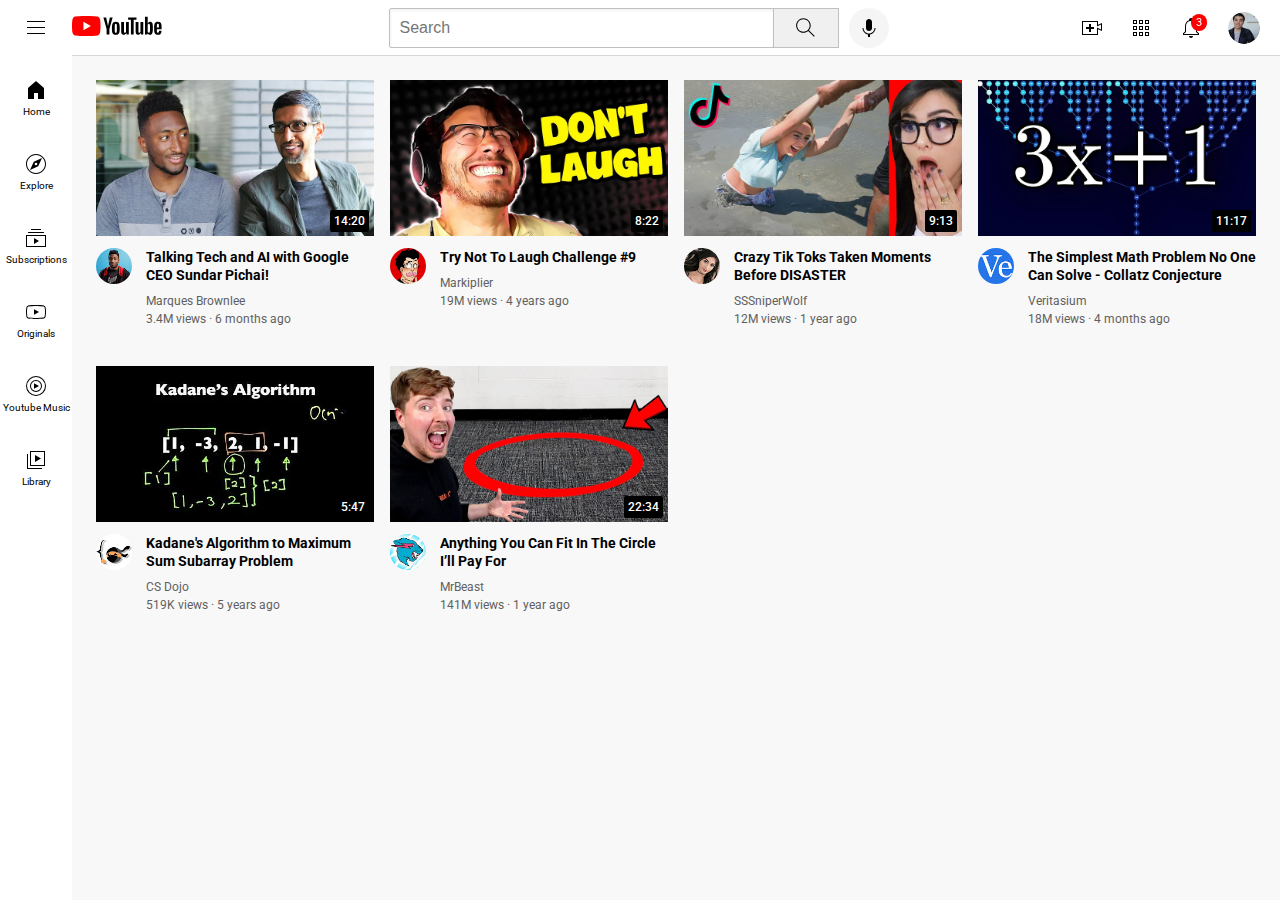
<file: index.html>
<!DOCTYPE html>

<html lang="en">

<head>
  <meta charset="UTF-8">
  <meta name="viewport" content="width=device-width, initial-scale=1.0">

  <title>Youtube</title>

  <link rel="preconnect" href="https://fonts.googleapis.com">
  <link rel="preconnect" href="https://fonts.gstatic.com" crossorigin>
  <link href="https://fonts.googleapis.com/css2?family=Roboto:wght@400;500;700&display=swap" rel="stylesheet">


  <link rel="stylesheet" href="styles/general.css">
  <link rel="stylesheet" href="styles/header.css">
  <link rel="stylesheet" href="styles/video.css">
  <link rel="stylesheet" href="styles/sidebar.css">
</head>

<body>

  <header class="header">

    <div class="left-section">
      <img class="hamburger-menu" src="icons/hamburger-manu.svg" alt="menu">
      <a href="https://www.youtube.com"><img class="youtube-logo" src="icons/youtube-logo.svg" alt="youtube-logo"></a>
    </div>

    
    <div class="middle-section">
      <input class="search-bar" type="text" placeholder="Search">
      <button class="search-button">
        <img class="search-icon" src="icons/search.svg" alt="search">
        <div class="tooltip">Search</div>
      </button>
      <button class="voice-search-button">
        <img class="voice-search-icon" src="icons/voice-search-icon.svg" alt="voice-search-icon">
        <div class="tooltip">Search with your voice</div>
      </button>
    </div>


    <div class="right-section">
      <div class="upload-icon-container">
        <img class="upload-icon" src="icons/upload.svg" alt="upload">
        <div class="tooltip">Create</div>
      </div>

      <div class="youtube-apps-container">
        <img class="youtube-apps-icon" src="icons/youtube-apps.svg" alt="youtube-apps">
        <div class="tooltip">Apps</div>
      </div>

      <div class="notifications-icon-container">
        <img class="notifications-icon" src="icons/notifications.svg" alt="notifications">
        <div class="notifications-count">
          3
        </div>
        <div class="tooltip">notifications</div>
      </div>

      <div class="current-user-picture-container">
        <img class="current-user-picture" src="channel-pictures/my-channel.jpeg" alt="my-channel">
        <div class="tooltip">Profile</div>
      </div>
    </div>

  </header>

  <nav class="sidebar">
    <div class="sidebar-link">
      <img src="icons/home.svg" alt="home">
      <div>Home</div>
    </div>
    <div class="sidebar-link">
      <img src="icons/explore.svg" alt="explore">
      <div>Explore</div>
    </div>
    <div class="sidebar-link">
      <img src="icons/subscriptions.svg" alt="subscriptions">
      <div>Subscriptions</div>
    </div>
    <div class="sidebar-link">
      <img src="icons/originals.svg" alt="originals">
      <div>Originals</div>
    </div>
    <div class="sidebar-link">
      <img src="icons/youtube-music.svg" alt="youtube-music">
      <div>Youtube Music</div>
    </div>
    <div class="sidebar-link">
      <img src="icons/library.svg" alt="library">
      <div>Library</div>
    </div>
  </nav>

  <main>
    <section class="video-grid">
      <div class="video-preview">
        <div class="thumbnail-row">
          <a href="https://www.youtube.com/watch?v=n2RNcPRtAiY"><img class="thumbnail"
              src="thumbnails/thumbnail-1.webp"></a>
          <div class="video-time">14:20</div>
        </div>
        <div class="video-info-grid">
          <div class="channel-picture">
            <a href="https://www.youtube.com/user/marquesbrownlee"><img class="profile-picture"
                src="channel-pictures/channel-1.jpeg"></a>
          </div>
          <div class="video-info">
            <p class="video-title">
              Talking Tech and AI with Google CEO Sundar Pichai!
            </p>
            <a href="https://www.youtube.com/user/marquesbrownlee">
              <p class="video-author">
                Marques Brownlee
              </p>
            </a>

            <p class="video-stats">
              3.4M views &#183; 6 months ago
            </p>
          </div>
        </div>
      </div>

      <div class="video-preview">
        <div class="thumbnail-row">
          <a href="https://www.youtube.com/watch?v=mP0RAo9SKZk"><img class="thumbnail"
              src="thumbnails/thumbnail-2.webp"></a>
          <div class="video-time">8:22</div>
        </div>
        <div class="video-info-grid">
          <div class="channel-picture">
            <a href="https://www.youtube.com/@markiplier"><img class="profile-picture"
                src="channel-pictures/channel-2.jpeg"></a>
          </div>
          <div class="video-info">
            <p class="video-title">
              Try Not To Laugh Challenge #9
            </p>
            <a href="https://www.youtube.com/@markiplier">
              <p class="video-author">
                Markiplier
              </p>
            </a>

            <p class="video-stats">
              19M views &#183; 4 years ago
            </p>
          </div>
        </div>
      </div>

      <div class="video-preview">
        <div class="thumbnail-row">
          <a href="https://www.youtube.com/watch?v=FgjPQQeTh1w"><img class="thumbnail"
              src="thumbnails/thumbnail-3.webp"></a>
          <div class="video-time">9:13</div>
        </div>
        <div class="video-info-grid">
          <div class="channel-picture">
            <a href="https://www.youtube.com/@SSSniperWolf"><img class="profile-picture"
                src="channel-pictures/channel-3.jpeg"></a>
          </div>
          <div class="video-info">
            <p class="video-title">
              Crazy Tik Toks Taken Moments Before DISASTER
            </p>
            <a href="https://www.youtube.com/@SSSniperWolf">
              <p class="video-author">
                SSSniperWolf
              </p>
            </a>
            <p class="video-stats">
              12M views &#183; 1 year ago
            </p>
          </div>
        </div>
      </div>

      <div class="video-preview">
        <div class="thumbnail-row">
          <a href="https://www.youtube.com/watch?v=094y1Z2wpJg&t=1s"><img class="thumbnail"
              src="thumbnails/thumbnail-4.webp"></a>
          <div class="video-time">11:17</div>
        </div>
        <div class="video-info-grid">
          <div class="channel-picture">
            <a href="https://www.youtube.com/@veritasium"><img class="profile-picture"
                src="channel-pictures/channel-4.jpeg"></a>
          </div>
          <div class="video-info">
            <p class="video-title">
              The Simplest Math Problem No One Can Solve - Collatz Conjecture
            </p>
            <a href="https://www.youtube.com/@veritasium">
              <p class="video-author">
                Veritasium
              </p>
            </a>
            <p class="video-stats">
              18M views &#183; 4 months ago
            </p>
          </div>
        </div>
      </div>

      <div class="video-preview">
        <div class="thumbnail-row">
          <a href="https://www.youtube.com/watch?v=86CQq3pKSUw"><img class="thumbnail"
              src="thumbnails/thumbnail-5.webp"></a>
          <div class="video-time">5:47</div>
        </div>
        <div class="video-info-grid">
          <div class="channel-picture">
            <a href="https://www.youtube.com/@CSDojo"><img class="profile-picture"
                src="channel-pictures/channel-5.jpeg"></a>
          </div>
          <div class="video-info">
            <p class="video-title">
              Kadane's Algorithm to Maximum Sum Subarray Problem
            </p>
            <a href="https://www.youtube.com/@CSDojo">
              <p class="video-author">
                CS Dojo
              </p>
            </a>
            <p class="video-stats">
              519K views &#183; 5 years ago
            </p>
          </div>
        </div>
      </div>

      <div class="video-preview">
        <div class="thumbnail-row">
          <a href="https://www.youtube.com/watch?v=yXWw0_UfSFg"><img class="thumbnail"
              src="thumbnails/thumbnail-6.webp"></a>
          <div class="video-time">22:34</div>
        </div>
        <div class="video-info-grid">
          <div class="channel-picture">
            <a href="https://www.youtube.com/@MrBeast"><img class="profile-picture"
                src="channel-pictures/channel-6.jpeg"></a>
          </div>
          <div class="video-info">
            <p class="video-title">
              Anything You Can Fit In The Circle I’ll Pay For
            </p>
            <a href="https://www.youtube.com/@MrBeast">
              <p class="video-author">
                MrBeast
              </p>
            </a>
            <p class="video-stats">
              141M views &#183; 1 year ago
            </p>
          </div>
        </div>
      </div>
    </section>
  </main>

</body>

</html>
</file>
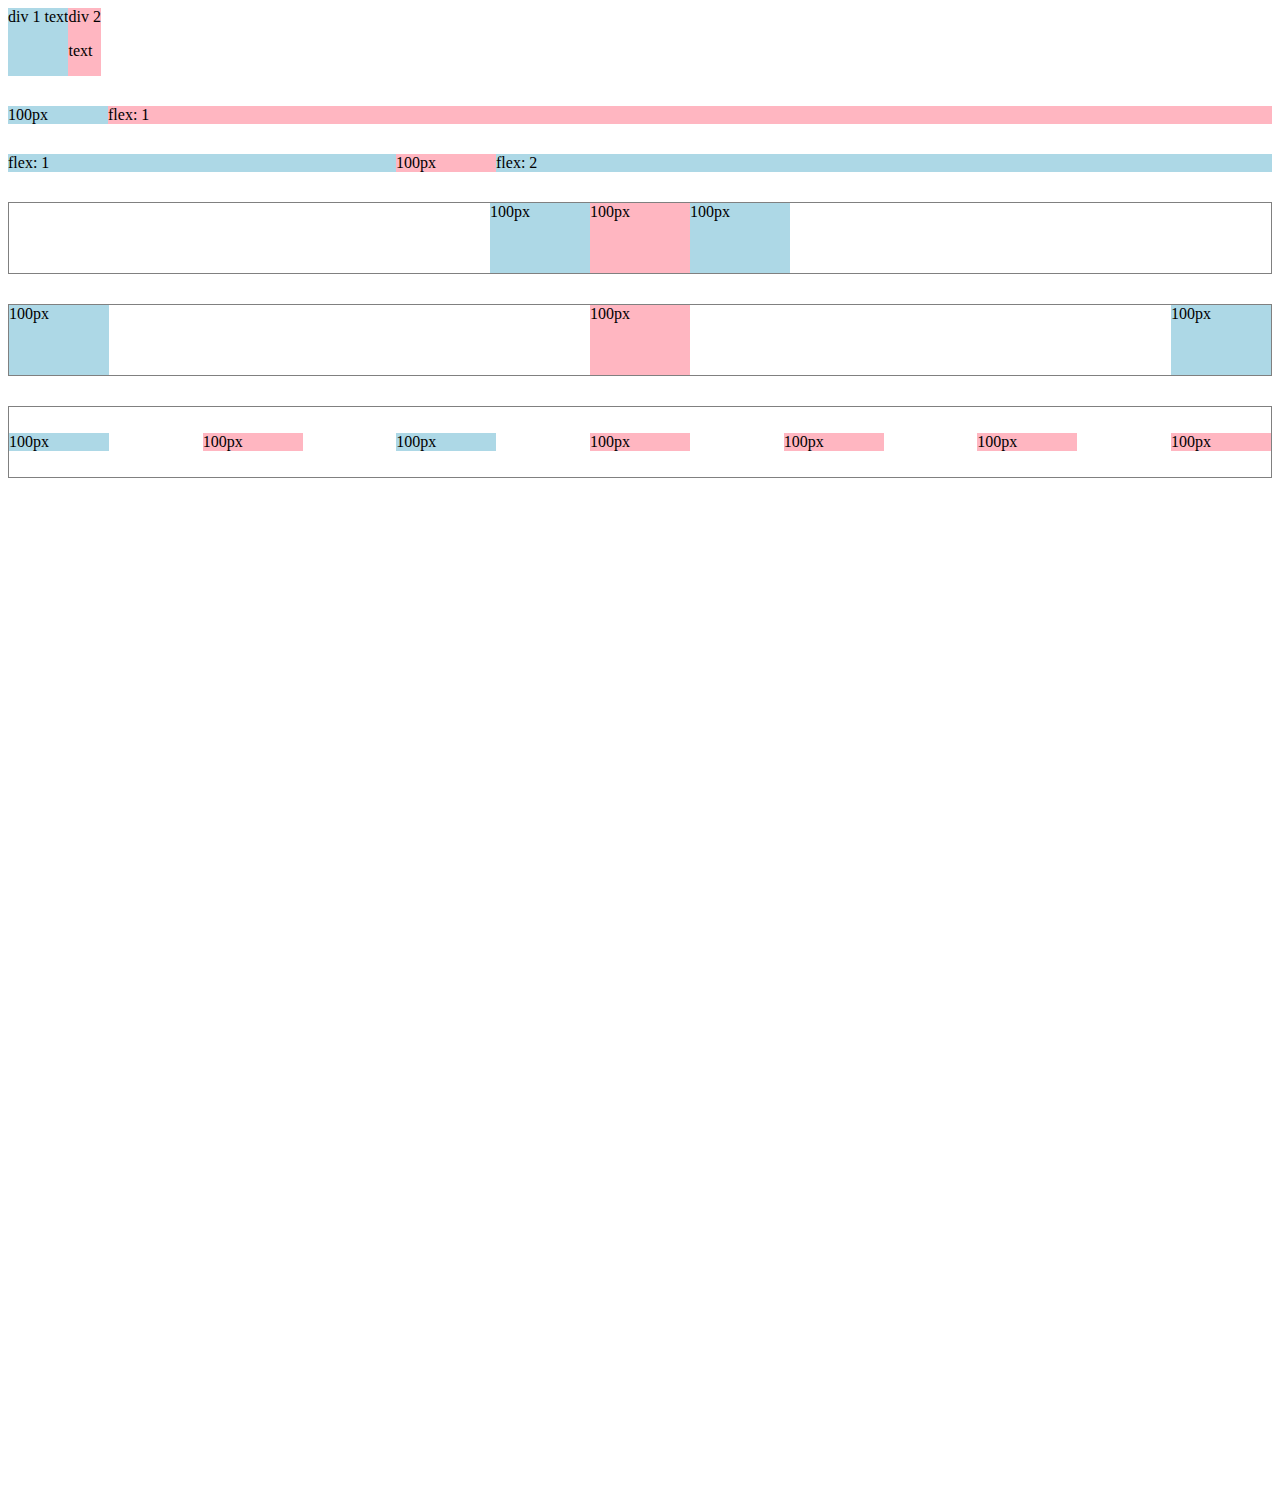
<file: flexbox.html>
<!DOCTYPE html>
<html lang="en">
<head>
  <meta charset="UTF-8">
  <meta name="viewport" content="width=device-width, initial-scale=1.0">
  <title>Flexbox</title>
</head>
<body style="padding-bottom: 1000px;">
  <body style="padding-bottom: 1000px;">
    <div style="
      display: flex;
      flex-direction: row;
    ">
      <div style="background-color: lightblue;">div 1 text</div>
      <div style="background-color: lightpink;">div 2 <p>text</p></div>
    </div>

    <div style="
      margin-top: 30px;
      display: flex;
      flex-direction: row;
    ">
      <div style="
        background-color: lightblue;
        width: 100px;
      ">100px</div>
      <div style="
        background-color: lightpink;
        flex: 1;
      ">flex: 1</div>
    </div>

    <div style="
      margin-top: 30px;
      display: flex;
      flex-direction: row;
    ">
      <div style="
        background-color: lightblue;
        flex: 1;
      ">flex: 1</div>
      <div style="
        background-color: lightpink;
        width: 100px;
      ">100px</div>
      <div style="
        background-color: lightblue;
        flex: 2;
      ">flex: 2</div>
    </div>

    <div style="
      margin-top: 30px;
      height: 70px;
      border-width: 1px;
      border-style: solid;
      border-color: gray;

      display: flex;
      flex-direction: row;
      justify-content: center;
    ">
      <div style="
        background-color: lightblue;
        width: 100px;
      ">100px</div>
      <div style="
        background-color: lightpink;
        width: 100px;
      ">100px</div>
      <div style="
        background-color: lightblue;
        width: 100px;
      ">100px</div>
    </div>

    <div style="
      margin-top: 30px;
      height: 70px;
      border-width: 1px;
      border-style: solid;
      border-color: gray;

      display: flex;
      flex-direction: row;
      justify-content: space-between;
    ">
      <div style="
        background-color: lightblue;
        width: 100px;
      ">100px</div>
      <div style="
        background-color: lightpink;
        width: 100px;
      ">100px</div>
      <div style="
        background-color: lightblue;
        width: 100px;
      ">100px</div>
    </div>

    <div style="
      margin-top: 30px;
      height: 70px;
      border-width: 1px;
      border-style: solid;
      border-color: gray;

      display: flex;
      flex-direction: row;
      justify-content: space-between;
      align-items: center;
    ">
      <div style="
        background-color: lightblue;
        width: 100px;
      ">100px</div>
      <div style="
        background-color: lightpink;
        width: 100px;
      ">100px</div>
      <div style="
        background-color: lightblue;
        width: 100px;
      ">100px</div>
       <div style="
       background-color: lightpink;
       width: 100px;
     ">100px</div>
      <div style="
      background-color: lightpink;
      width: 100px;
    ">100px</div>
     <div style="
     background-color: lightpink;
     width: 100px;
   ">100px</div>
    <div style="
    background-color: lightpink;
    width: 100px;
  ">100px</div>
    </div>
  </body>
</body>
</html>
</file>
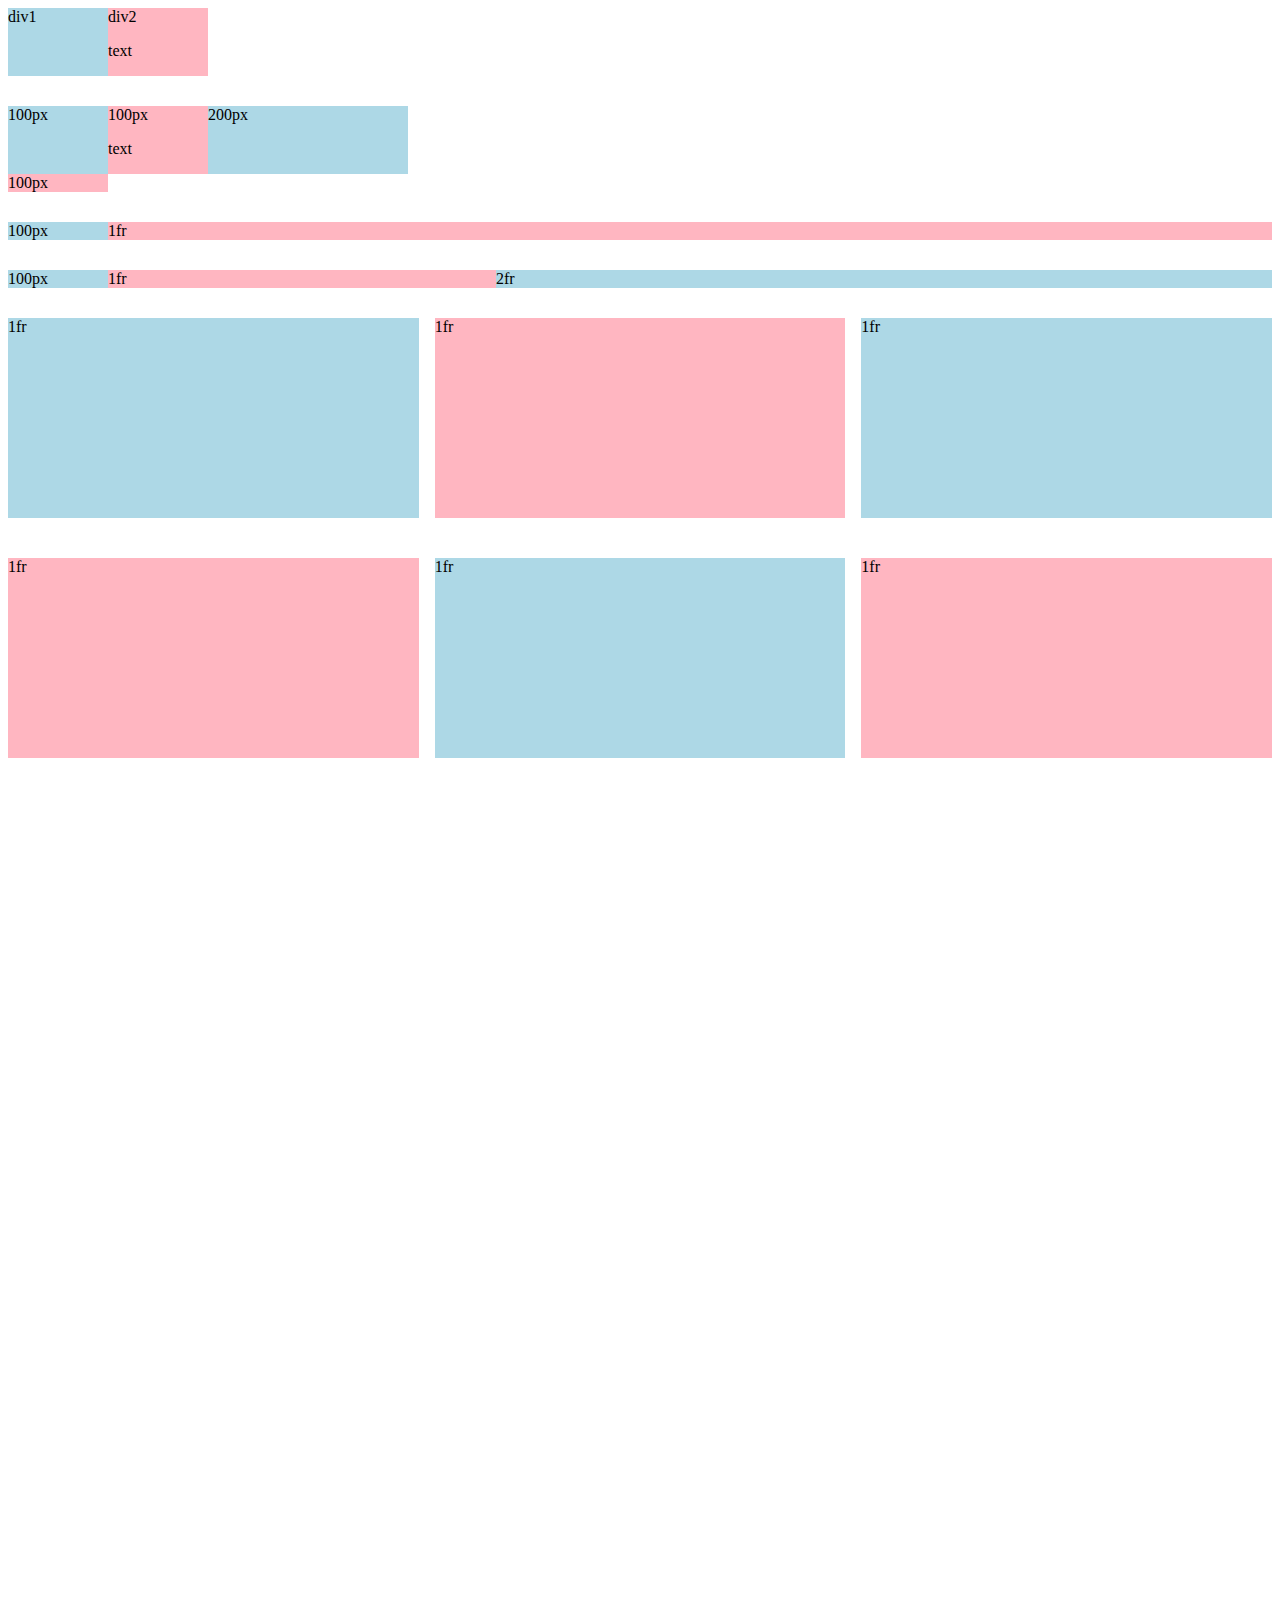
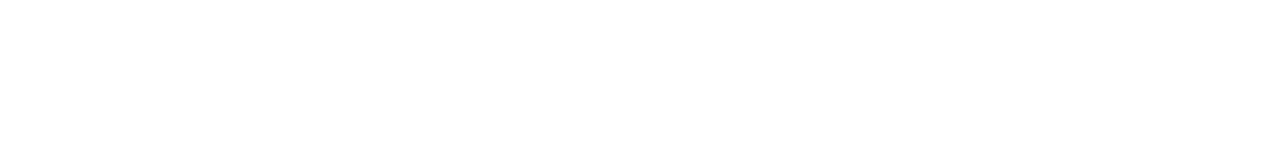
<file: grid.html>
<!DOCTYPE html>
<html lang="en">

<head>
  <meta charset="UTF-8">
  <meta name="viewport" content="width=device-width, initial-scale=1.0">
  <title>Grid pičo</title>
</head>

<body style="padding-bottom: 1000px;">
  <div style="
    display: grid;
    grid-template-columns: 100px 100px;
    ">
    <div style="background-color: lightblue;">div1</div>
    <div style="background-color: lightpink;">div2 <p>text</p>
    </div>
  </div>

  <div style="
    margin-top: 30px;
    display: grid;
    grid-template-columns: 100px 100px
    200px;
    ">
    <div style="background-color: lightblue;">100px</div>
    <div style="background-color: lightpink;">100px<P>text</P>
    </div>
    <div style="background-color: lightblue;">200px</div>
    <div style="background-color: lightpink;">100px</div>
  </div>

  <div style="
    margin-top: 30px;
    display: grid;
    grid-template-columns: 100px 1fr;
    ">
    <div style="background-color: lightblue;">100px</div>
    <div style="background-color: lightpink;">1fr</div>
  </div>

  <div style="
  margin-top: 30px;
  display: grid;
  grid-template-columns: 100px 1fr 2fr;
  ">
    <div style="background-color: lightblue;">100px</div>
    <div style="background-color: lightpink;">1fr</div>
    <div style="background-color: lightblue;">2fr</div>
  </div>
  <div style="
margin-top: 30px;
display: grid;
grid-template-columns: 1fr 1fr 1fr;
column-gap: 16px;
row-gap: 40px;
">
    <div style="background-color: lightblue; height:200px">1fr</div>
    <div style="background-color: lightpink; height:200px">1fr</div>
    <div style="background-color: lightblue; height:200px">1fr</div>
    <div style="background-color: lightpink; height:200px">1fr</div>
    <div style="background-color: lightblue; height:200px">1fr</div>
    <div style="background-color: lightpink; height:200px">1fr</div>
  </div>
</body>

</html>
</file>
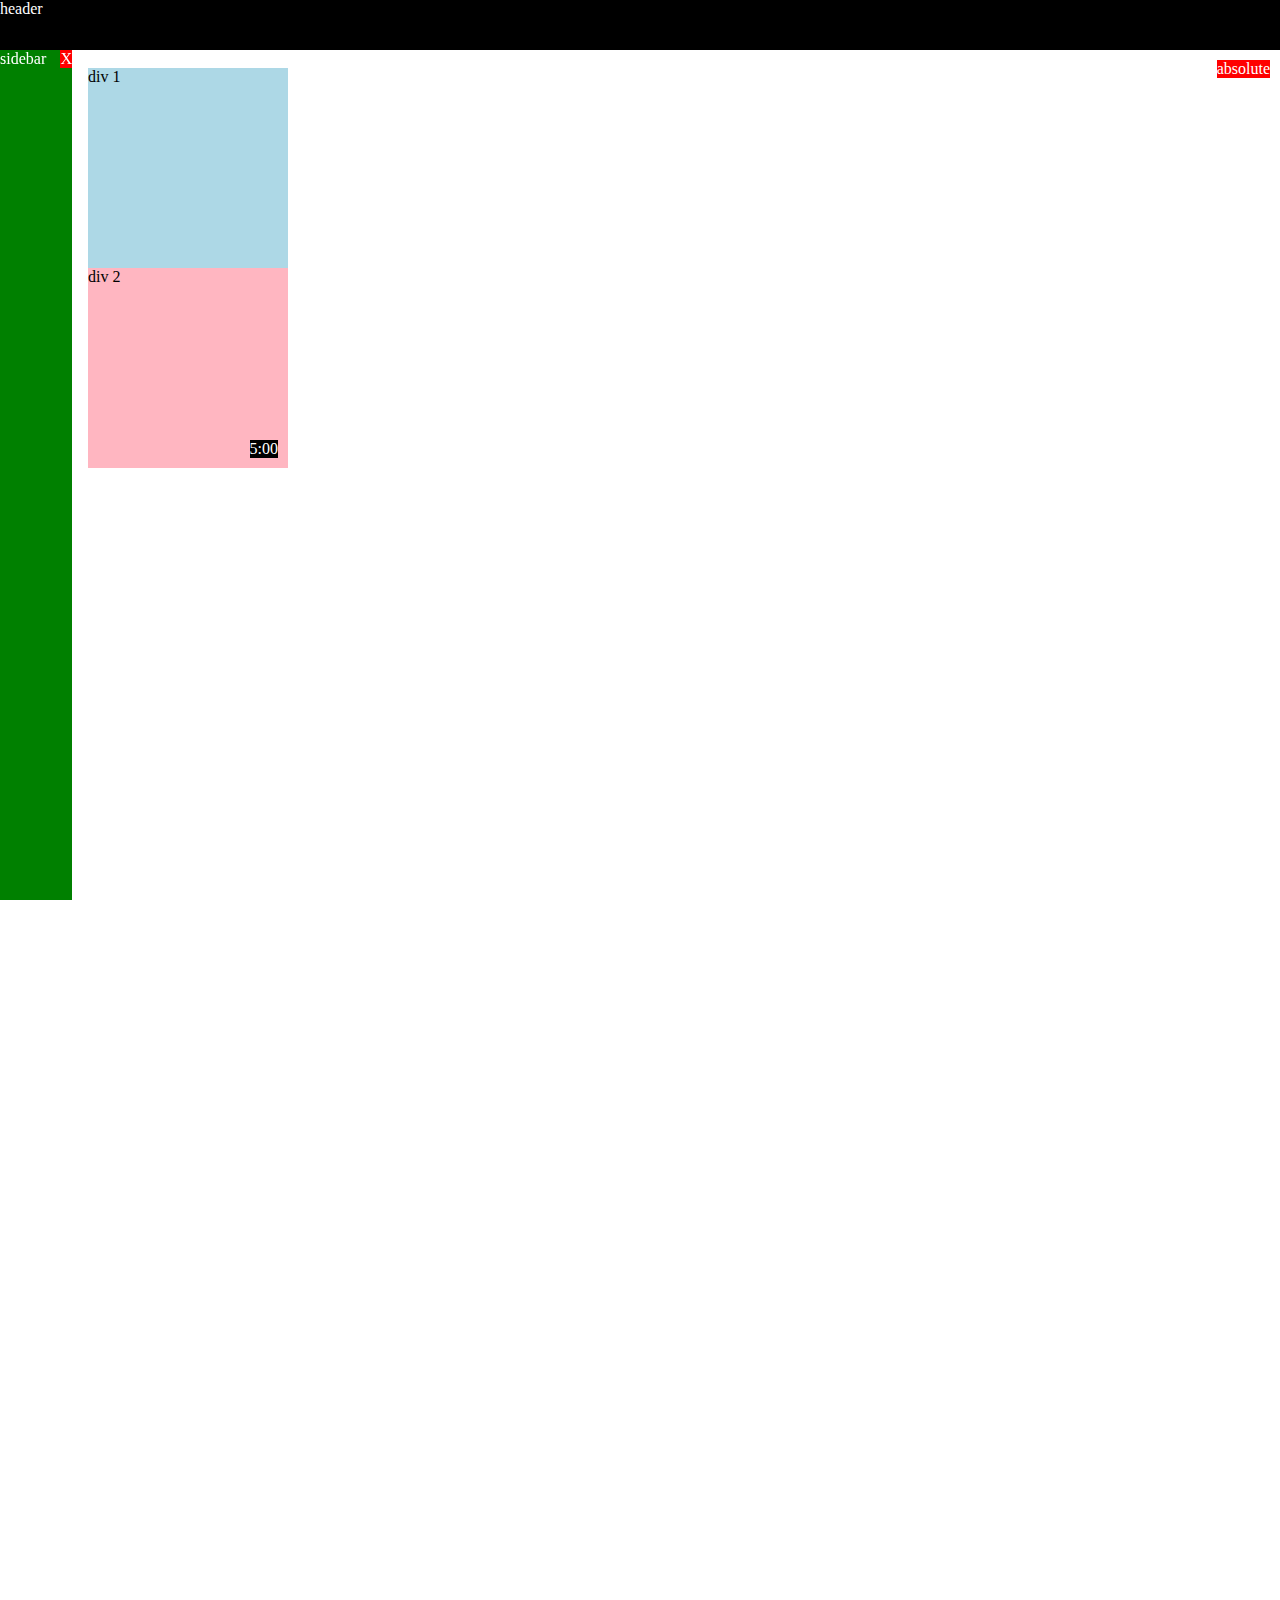
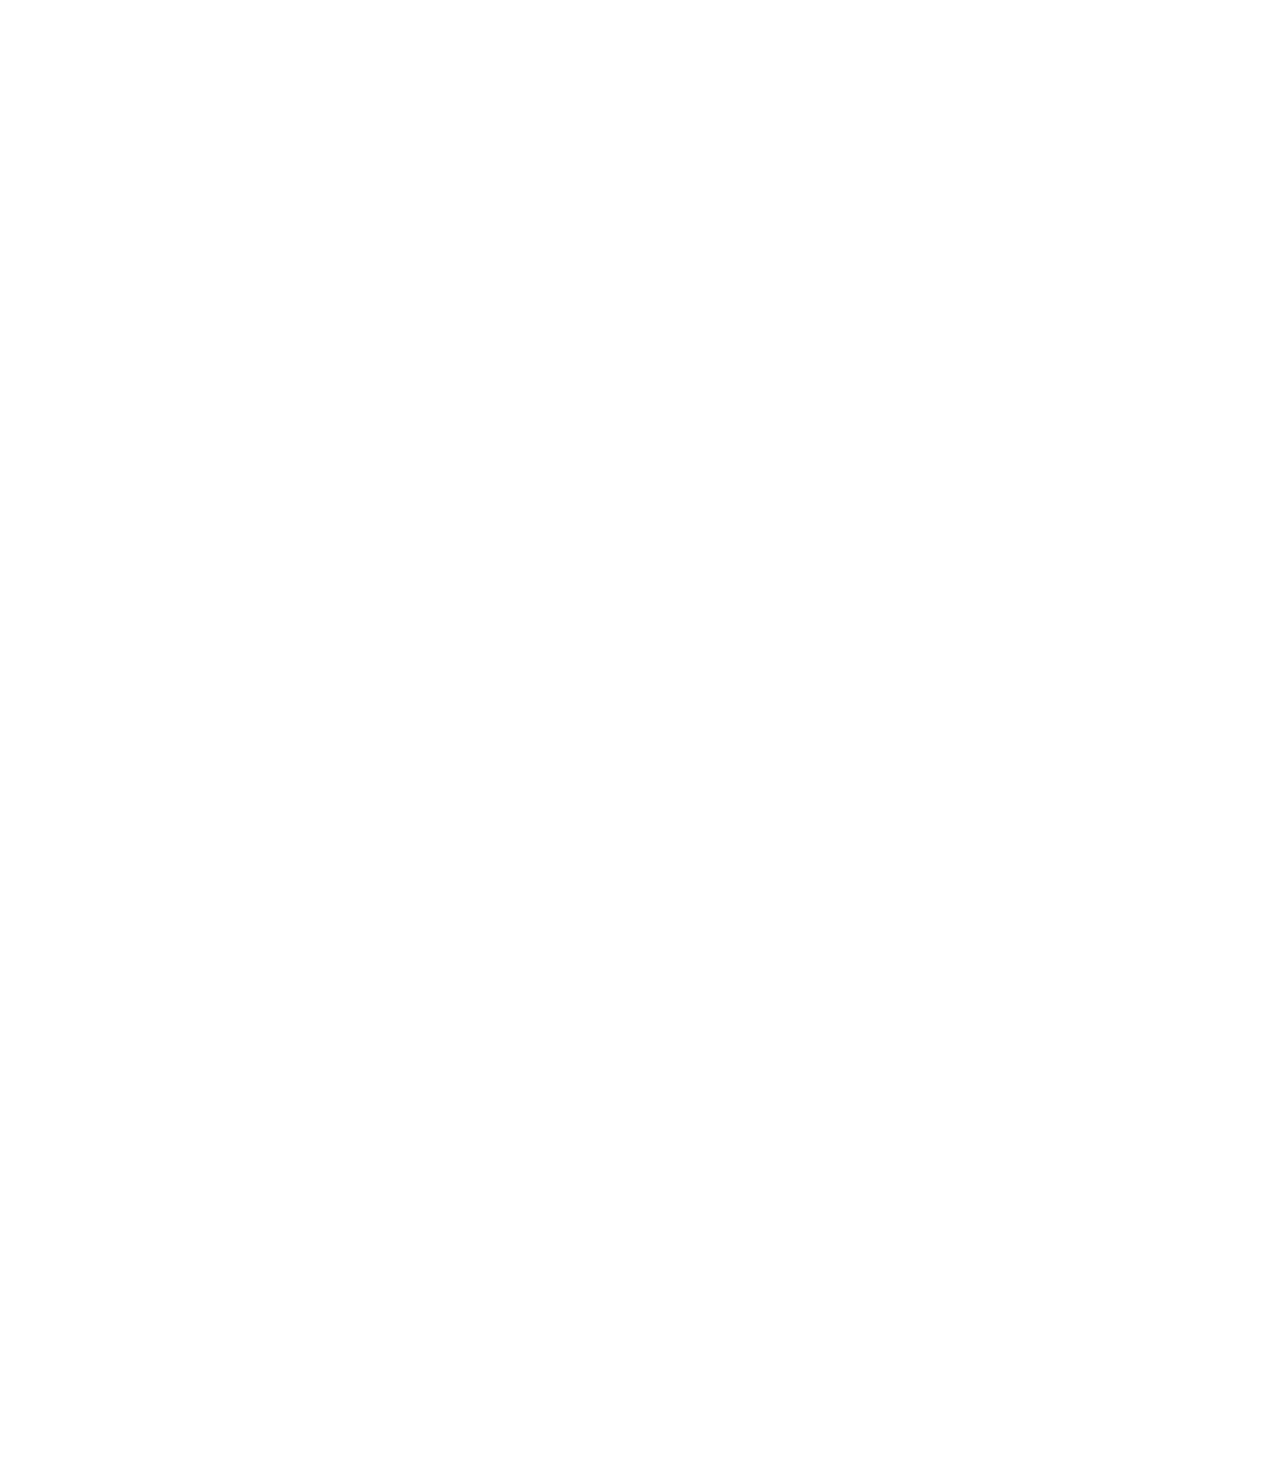
<file: position.html>
<!DOCTYPE html>
<html>
  <head>
    <title>Position Practice</title>
  </head>
  <body style="
    height: 3000px;
    padding-top: 60px;
    padding-left: 80px;
  ">
    <div style="
      background-color: black;
      color: white;
      position: fixed;
      top: 0;
      left: 0;
      right: 0;
      height: 50px;
      z-index: 100;
    ">header</div>

    <div style="
      background-color: green;
      color: white;
      position: fixed;
      left: 0;
      bottom: 0;
      top: 50px;
      width: 72px;
    ">
      sidebar
      <div style="
        position: absolute;
        background-color: red;
        color: white;
        top: 0;
        right: 0;
      ">
        X
      </div>
    </div>

    <div style="
      position: absolute;
      background-color: red;
      color: white;
      top: 60px;
      right: 10px;
    ">
      absolute
    </div>

    <div style="
      background-color: lightblue;
      height: 200px;
      width: 200px;
      position: static;
    ">div 1</div>
    <div style="
      background-color: lightpink;
      height: 200px;
      width: 200px;
      position: relative;
    ">
      div 2
      <div style="
        position: absolute;
        background-color: black;
        color: white;
        bottom: 10px;
        right: 10px;
      ">
        5:00
      </div>
    </div>

  </body>
</html>
</file>
<file: styles/general.css>
p {
  font-family: Roboto, Arial;
  margin-top: 0;
  margin-bottom: 0;
}

body {
  margin: 0;
  padding-top: 80px;
  padding-left: 96px;
  padding-right: 24px;
  background-color: rgb(248, 248, 248);
  font-family: Roboto, Arial;
}
a{
  text-decoration: none;
}
</file>
<file: styles/header.css>
.header{
  height: 55px;

  display: flex;
  flex-direction: row;
  justify-content: space-between;

  position: fixed;
  top: 0;
  left: 0;
  right: 0;
  z-index: 100;

  background-color: white;
  border-bottom-width: 1px;
  border-bottom-style: solid;
  border-bottom-color: rgb(214, 214, 214);
}

.left-section{
  display: flex;
  align-items: center;
}

.hamburger-menu{
  height: 24px;
  margin-left: 24px;
  margin-right: 24px;
  cursor: pointer;
}

.youtube-logo{
  height: 20px;
  cursor: pointer;
}

.middle-section{
  flex: 1;
  margin-left: 70px;
  margin-right: 35px;
  max-width: 500px;
  display: flex;
  align-items: center;
}

.search-button{
  height: 40px;
  width: 66px;
  background-color: rgb(240, 240, 240); 
  border-width: 1px;
  border-style: solid;
  border-color: rgb(192, 192, 192);
  margin-left: -1px;
  margin-right: 10px;
  cursor: pointer;
}

.search-button,
.voice-search-button,
.upload-icon-container,
.youtube-apps-container,
.notifications-icon-container,
.current-user-picture-container{
  display: flex;
  justify-content: center;
  position: relative;
  align-items: center;
}

.search-button .tooltip,
.voice-search-button .tooltip,
.upload-icon-container .tooltip,
.youtube-apps-container .tooltip,
.notifications-icon-container .tooltip,
.current-user-picture-container .tooltip{
  position: absolute;
  background-color: grey;
  color: white;
  padding-top: 4px;
  padding-bottom: 4px;
  padding-left: 8px;
  padding-right: 8px;
  border-radius: 2px;
  font-size: 12px;
  bottom: -30px;
  opacity: 0;
  transition: opacity 0.15s;
  pointer-events: none;
  white-space: nowrap;
}

.search-button:hover .tooltip,
.voice-search-button:hover .tooltip,
.upload-icon-container:hover .tooltip,
.youtube-apps-container:hover .tooltip,
.notifications-icon-container:hover .tooltip,
.current-user-picture-container:hover .tooltip{
  opacity: 1;
}

.search-icon{
  height: 25px;
}

.search-bar{
  flex: 1;
  height: 36px;
  padding-left: 10px;
  font-size: 16px;
  border: 1px solid rgb(192, 192, 192);
  border-radius: 2px;
  box-shadow: inset 1px 2px 3px rgba(0, 0, 0, 0.05);
  width: 0;
}

.search-bar::placeholder{
  font-size: 16px;
}

.voice-search-button{
  height: 40px;
  width: 40px;
  border-radius: 20px;
  border: none;
  background-color: rgb(245, 245, 245);
}
.voice-search-icon{
  height: 24px;
  cursor: pointer;
}


.right-section{
  width: 180px;
  display: flex;
  align-items: center;
  justify-content: space-between;
  margin-right: 20px;
  flex-shrink: 0;
}

.upload-icon{
  height: 24px;
  cursor: pointer;
}

.youtube-apps-icon{
  height: 24px;
  cursor: pointer;
}

.notifications-icon{
  height: 24px;
  cursor: pointer;
}

.notifications-icon-container{
  position: relative;
}

.notifications-count{
  position: absolute;
  top: -2px;
  right: -4px;
  background-color: red;
  color: white;
  font-size: 11px;
  padding-left: 5px;
  padding-right: 5px;
  padding-top: 2px;
  padding-bottom: 2px;
  border-radius: 10px;
  cursor: pointer;
}

.current-user-picture{
  height: 32px;
  border-radius: 16px;
  cursor: pointer;
}
</file>
<file: styles/video.css>
.thumbnail {
  width: 100%;
  cursor: pointer;
}

.video-title {
  margin-top: 0;
  font-size: 14px;
  font-weight: 700;
  line-height: 18px;
  margin-bottom: 10px;
}

.video-info-grid {
  display: grid;
  grid-template-columns: 50px 1fr;
}

.profile-picture {
  width: 36px;
  border-radius: 50px;
  cursor: pointer;
}

.thumbnail-row {
  margin-bottom: 8px;
  position: relative;
}

.video-author,
.video-stats {
  font-size: 12px;
  color: rgb(96, 96, 96);
}

.video-author {
  margin-bottom: 4px;
  cursor: pointer;
}

.video-grid {
  display: grid;
  grid-template-columns: 1fr 1fr 1fr;
  column-gap: 16px;
  row-gap: 40px;
}

@media (max-width: 750px){
  .video-grid{
    grid-template-columns: 1fr 1fr;
  }
}

@media (min-width: 751px) and (max-width:999px){
  .video-grid{
    grid-template-columns: 1fr 1fr 1fr;
  }
}

@media (min-width: 1000px) {
  .video-grid{
    grid-template-columns: 1fr 1fr 1fr 1fr;
  }
}


.video-time{
  font-size: 12px;
  padding: 4px;
  border-radius: 2px;
  font-weight: 500;
  background-color: black;
  color: white;
  position: absolute;
  right: 5px;
  bottom: 8px;
}
</file>
<file: styles/sidebar.css>
.sidebar{
  position: fixed;
  left: 0;
  bottom: 0;
  top: 55px;
  background-color: white;
  width: 72px;
  z-index: 200;
  padding-top: 5px;
}

.sidebar-link{
  height: 74px;
  display: flex;
  flex-direction: column;
  justify-content: center;
  align-items: center;
  cursor: pointer;
}
.sidebar-link:hover{
  background-color: rgb(233, 229, 229);
}

.sidebar-link img{
  height: 24px;
  margin-bottom: 4px;
}

.sidebar-link div{
  font-size: 10px;
}
</file>
